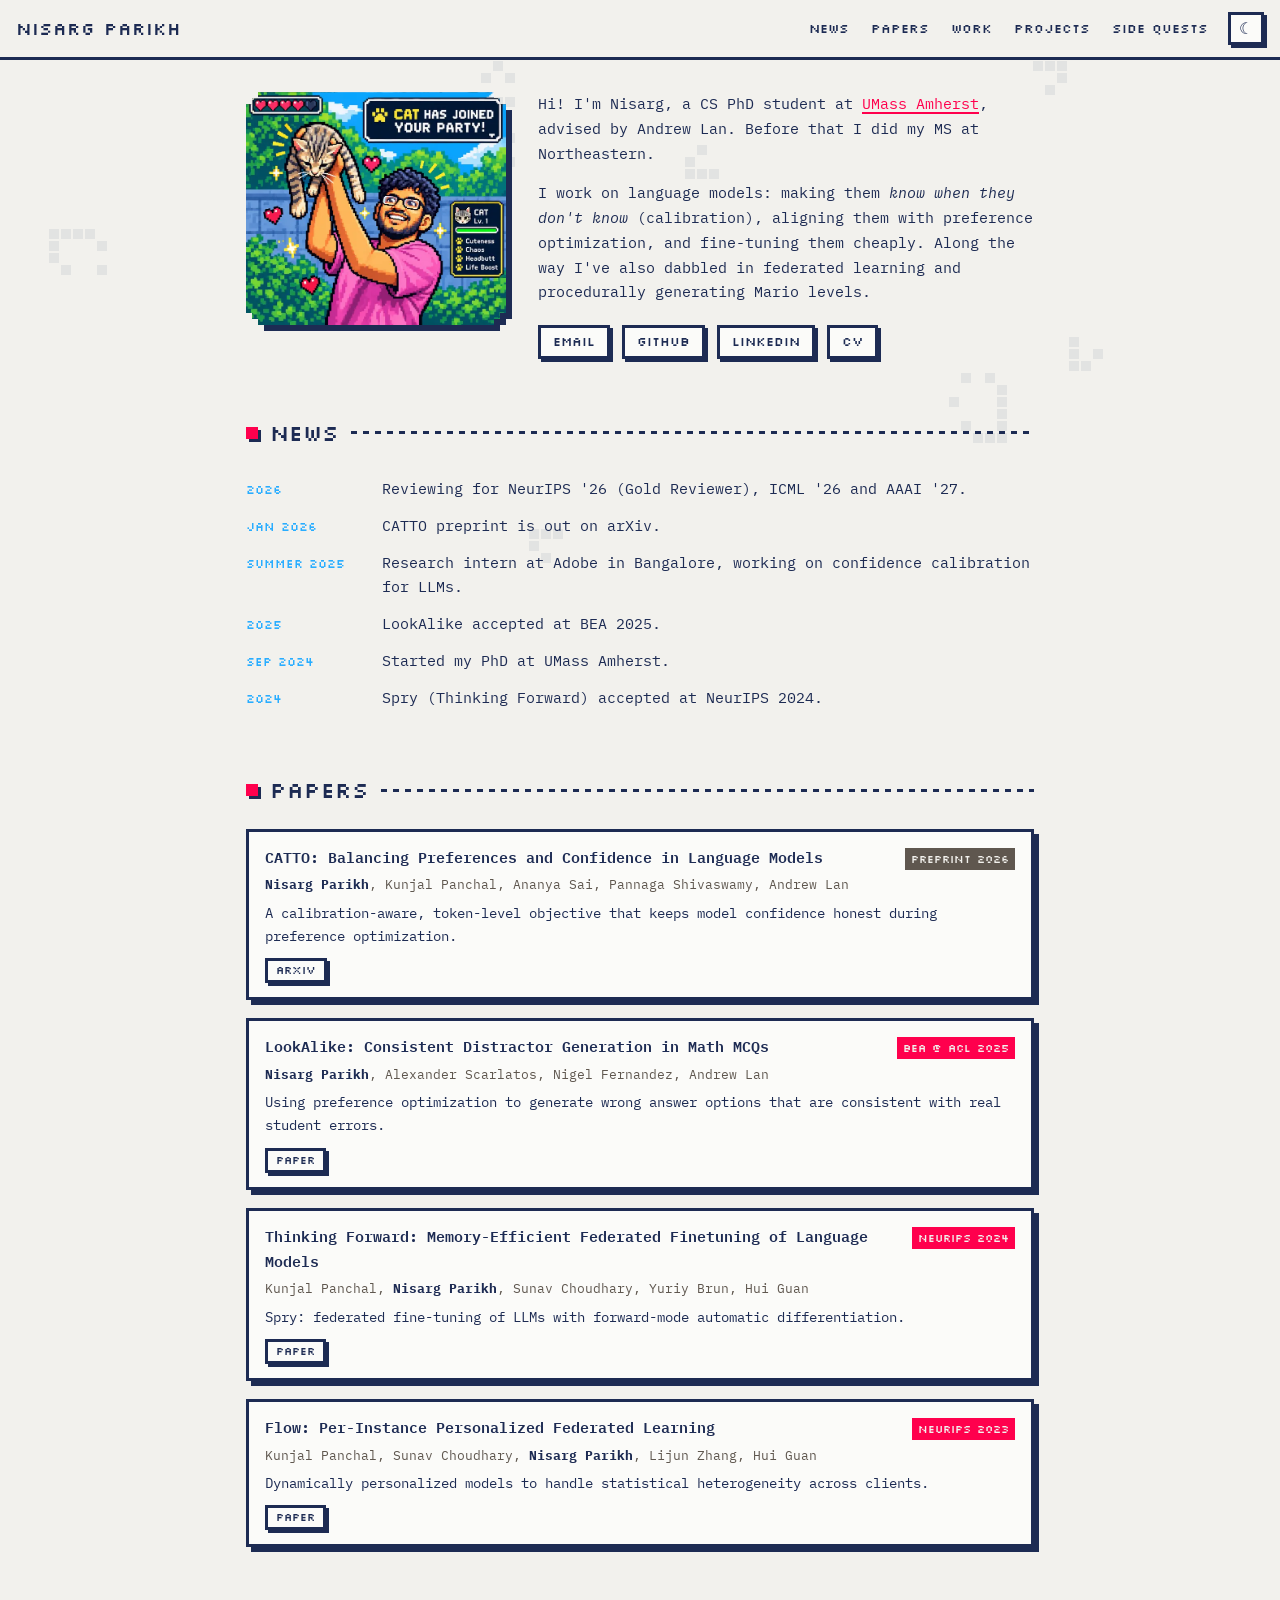
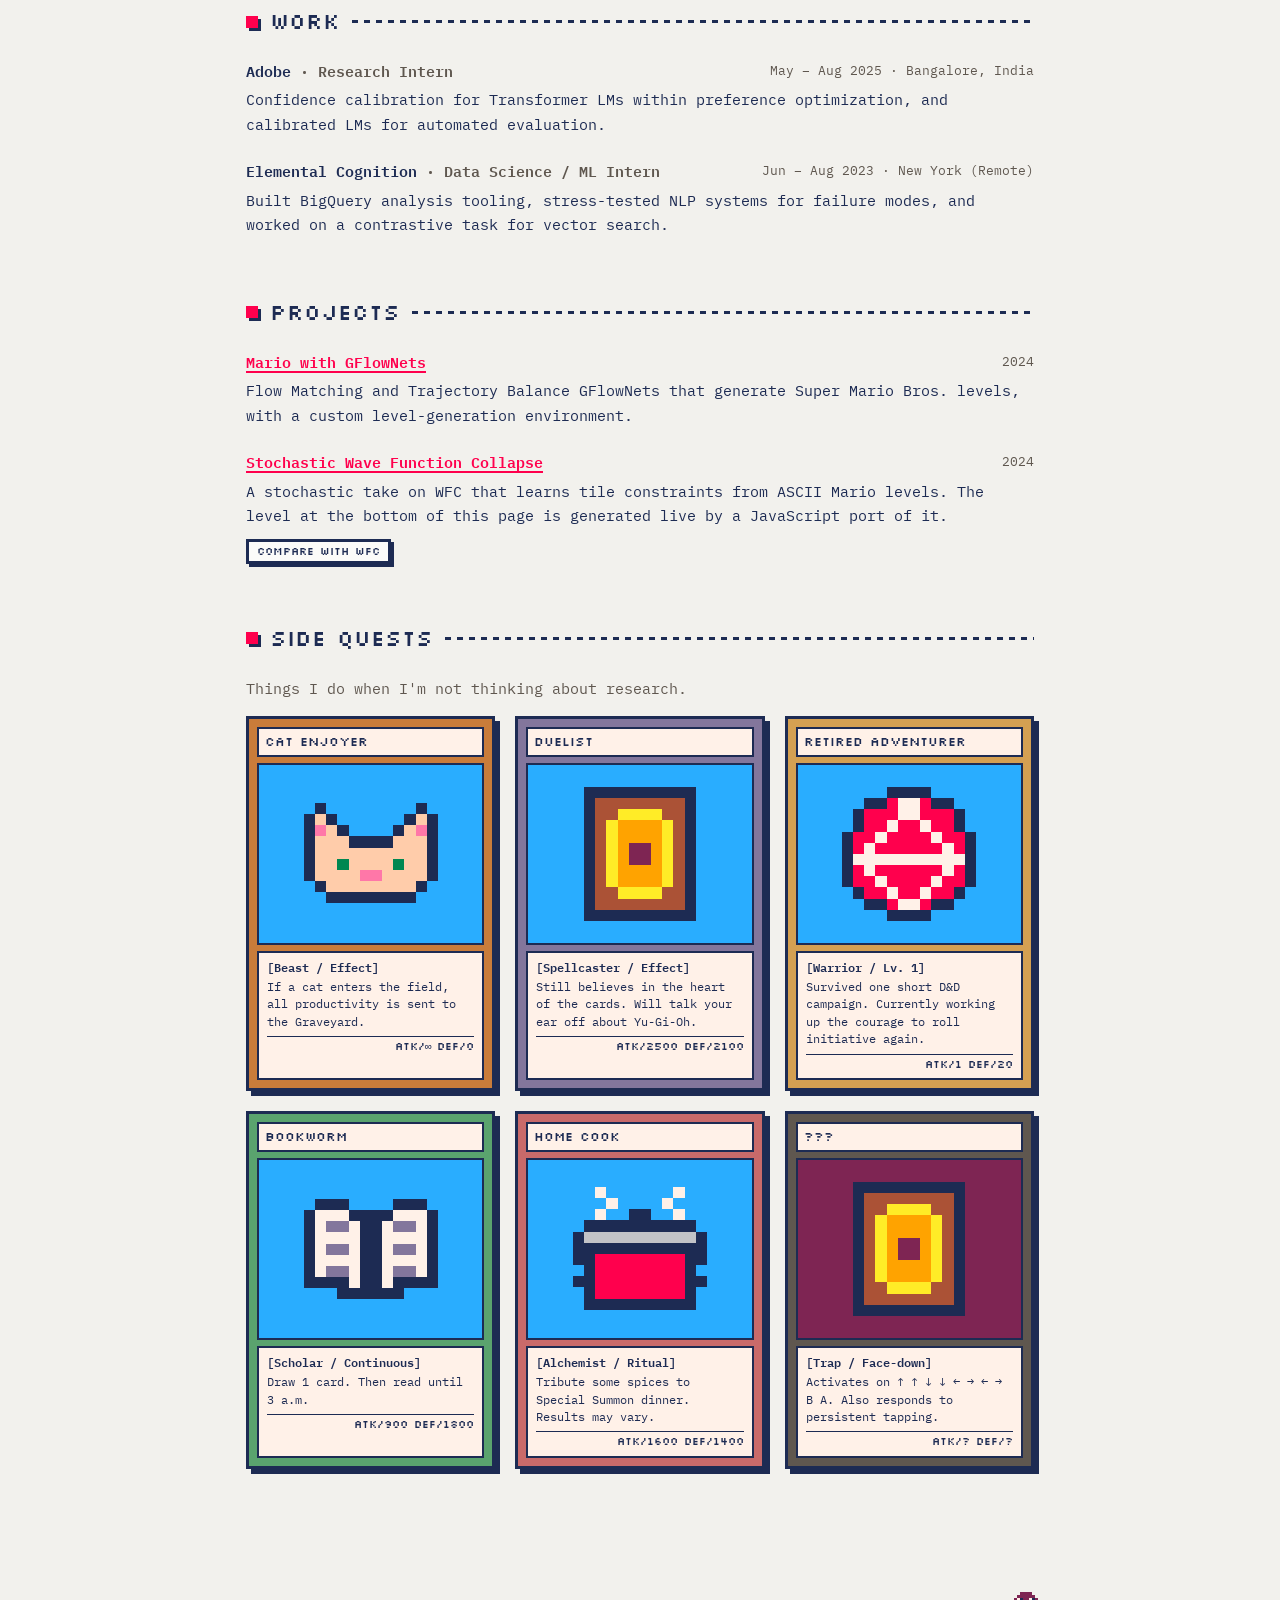
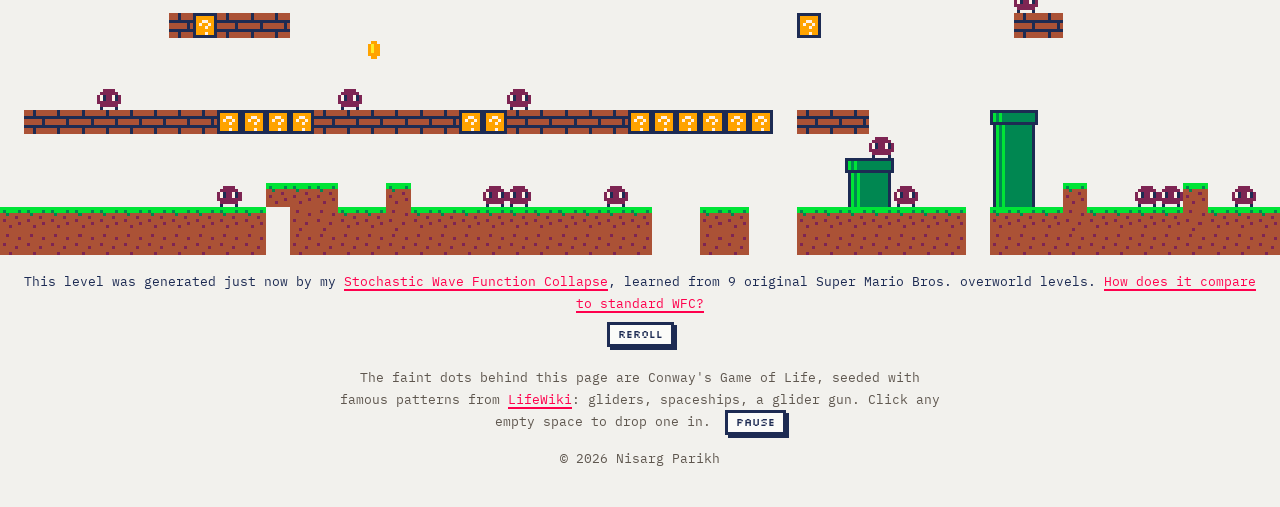
<file: index.html>
<!DOCTYPE html>
<html lang="en">
<head>
  <meta charset="utf-8">
  <meta name="viewport" content="width=device-width, initial-scale=1">
  <title>Nisarg Parikh</title>
  <meta name="description" content="Nisarg Parikh, CS PhD student at UMass Amherst working on language models.">
  <link rel="icon" href="data:image/svg+xml,<svg xmlns='http://www.w3.org/2000/svg' viewBox='0 0 8 8' shape-rendering='crispEdges'><rect width='8' height='8' fill='%23ff004d'/><rect x='1' y='1' width='6' height='6' fill='%23fff1e8'/><rect x='2' y='2' width='1' height='4' fill='%231d2b53'/><rect x='5' y='2' width='1' height='4' fill='%231d2b53'/><rect x='3' y='3' width='1' height='1' fill='%231d2b53'/><rect x='4' y='4' width='1' height='1' fill='%231d2b53'/></svg>">
  <link rel="preconnect" href="https://fonts.googleapis.com">
  <link rel="preconnect" href="https://fonts.gstatic.com" crossorigin>
  <link href="https://fonts.googleapis.com/css2?family=Silkscreen&family=IBM+Plex+Mono:ital,wght@0,400;0,600;1,400&display=swap" rel="stylesheet">
  <link rel="stylesheet" href="style.css?v=3">
  <script>
    // Apply saved theme before paint to avoid a flash.
    try { const t = localStorage.getItem("theme"); if (t) document.documentElement.dataset.theme = t; } catch (e) {}
  </script>
</head>
<body>
  <header class="topbar">
    <a class="logo" data-egg href="#top">Nisarg Parikh</a>
    <nav>
      <a href="#news">News</a>
      <a href="#papers">Papers</a>
      <a href="#work">Work</a>
      <a href="#projects">Projects</a>
      <a href="#quests">Side Quests</a>
    </nav>
    <button id="theme-toggle" class="icon-btn" aria-label="Toggle dark mode"></button>
  </header>

  <main id="top">
    <section id="about" class="about">
      <div class="photo-wrap">
        <figure class="photo" id="photo" title="Hover or tap to see the real thing"></figure>
      </div>
      <div class="about-text">
        <div id="about-paras"></div>
        <div id="links" class="links"></div>
      </div>
    </section>

    <section id="news">
      <h2>News</h2>
      <ul id="news-list" class="news"></ul>
    </section>

    <section id="papers">
      <h2>Papers</h2>
      <ol id="pub-list" class="pubs"></ol>
    </section>

    <section id="work">
      <h2>Work</h2>
      <div id="exp-list" class="entries"></div>
    </section>

    <section id="projects">
      <h2>Projects</h2>
      <div id="proj-list" class="entries"></div>
    </section>

    <section id="quests">
      <h2>Side Quests</h2>
      <p class="muted">Things I do when I'm not thinking about research.</p>
      <div id="hobby-list" class="cards"></div>
    </section>
  </main>

  <footer>
    <canvas id="level" aria-label="A Mario-style level generated by Stochastic Wave Function Collapse"></canvas>
    <div class="footer-row">
      <span>This level was generated just now by my <a href="https://github.com/namelessCrusader/Stochastic-Wave-Function-Collapse/">Stochastic Wave Function Collapse</a>, learned from <span id="level-count">9</span> original Super Mario Bros. overworld levels. <a href="swfc.html">How does it compare to standard WFC?</a></span>
      <button id="reroll" class="btn small">Reroll</button>
    </div>
    <p class="muted small life-note">
      The faint dots behind this page are Conway's Game of Life, seeded with famous patterns
      from <a href="https://conwaylife.com/wiki/">LifeWiki</a>: gliders, spaceships, a glider gun.
      Click any empty space to drop one in.
      <button id="life-toggle" class="btn small">Pause</button>
    </p>
    <p class="muted small">© <span id="year"></span> Nisarg Parikh</p>
  </footer>

  <script src="theme.js?v=3"></script>
  <script src="data.js?v=3"></script>
  <script src="wfc.js?v=3"></script>
  <script src="swfc_model.js?v=3"></script>
  <script src="swfc.js?v=3"></script>
  <script src="main.js?v=3"></script>
  <script src="life.js?v=3"></script>
  <script src="easter-egg.js?v=3"></script>
</body>
</html>
</file>
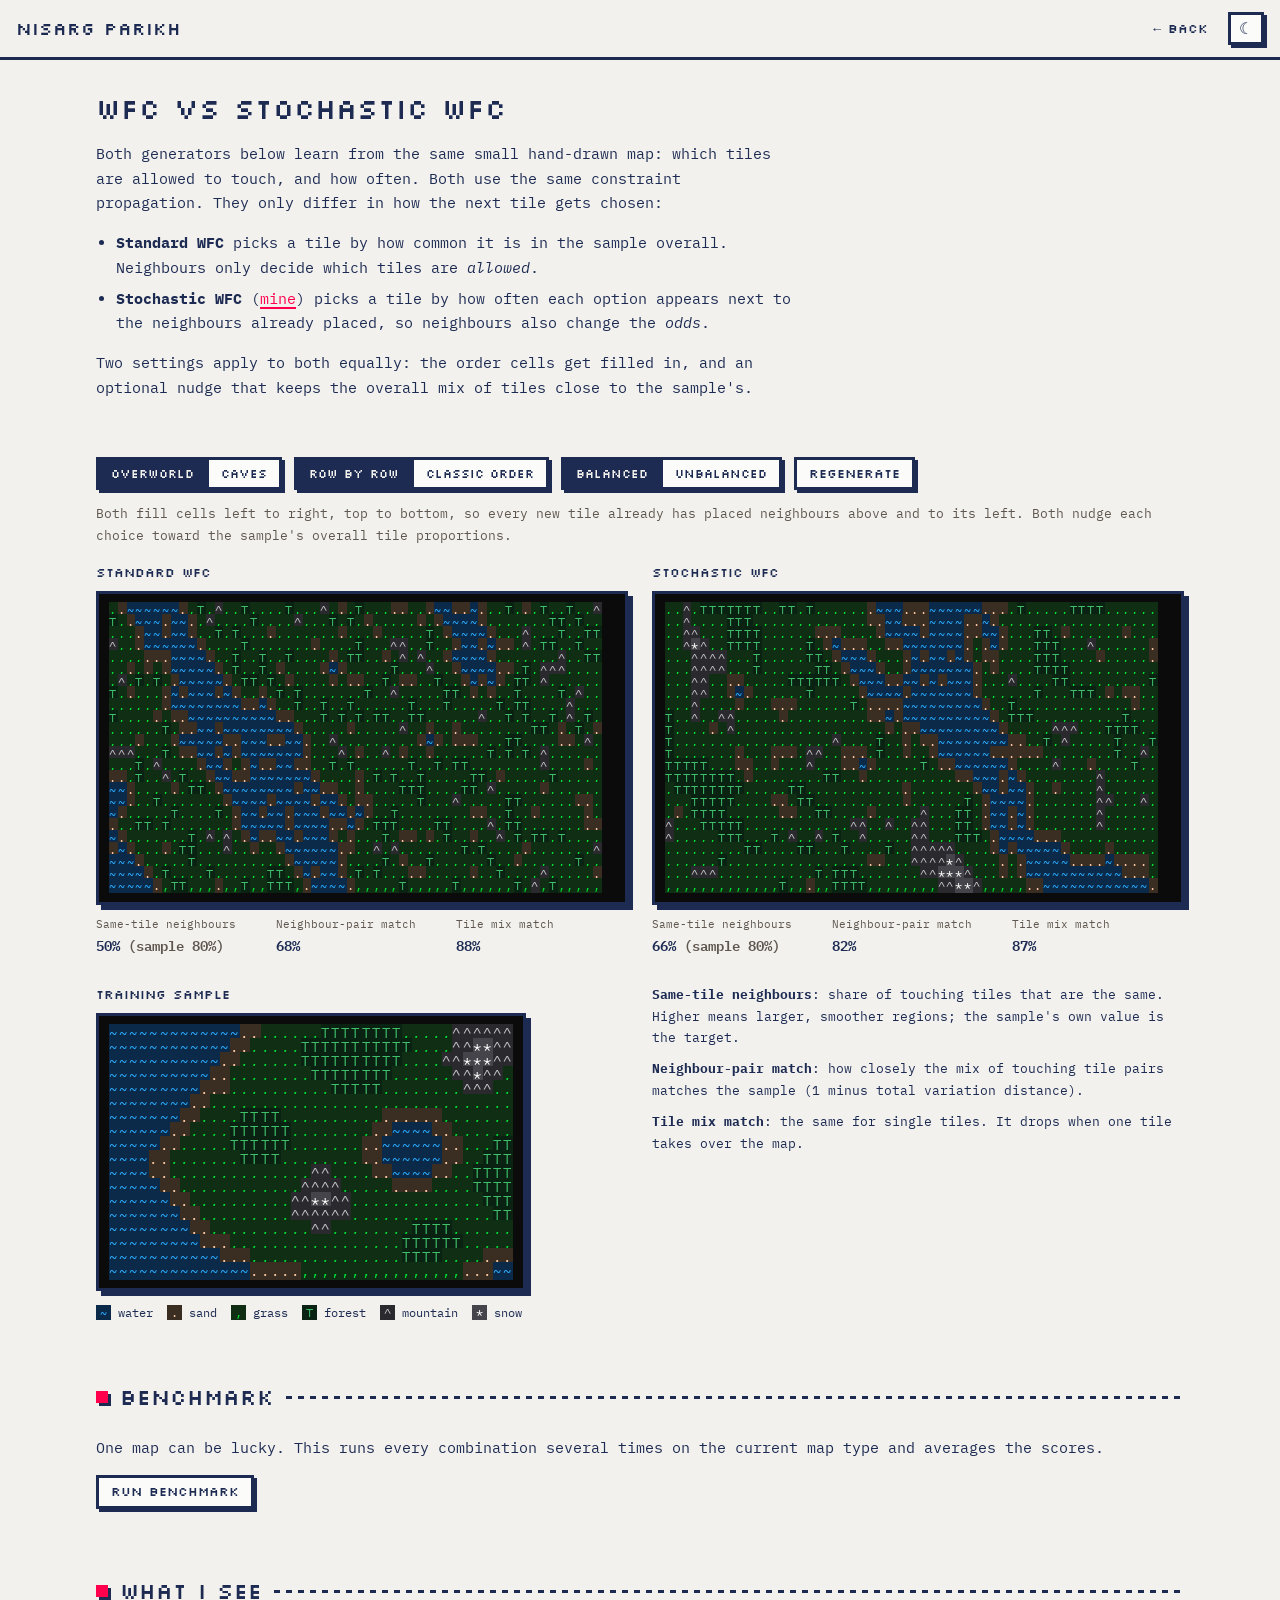
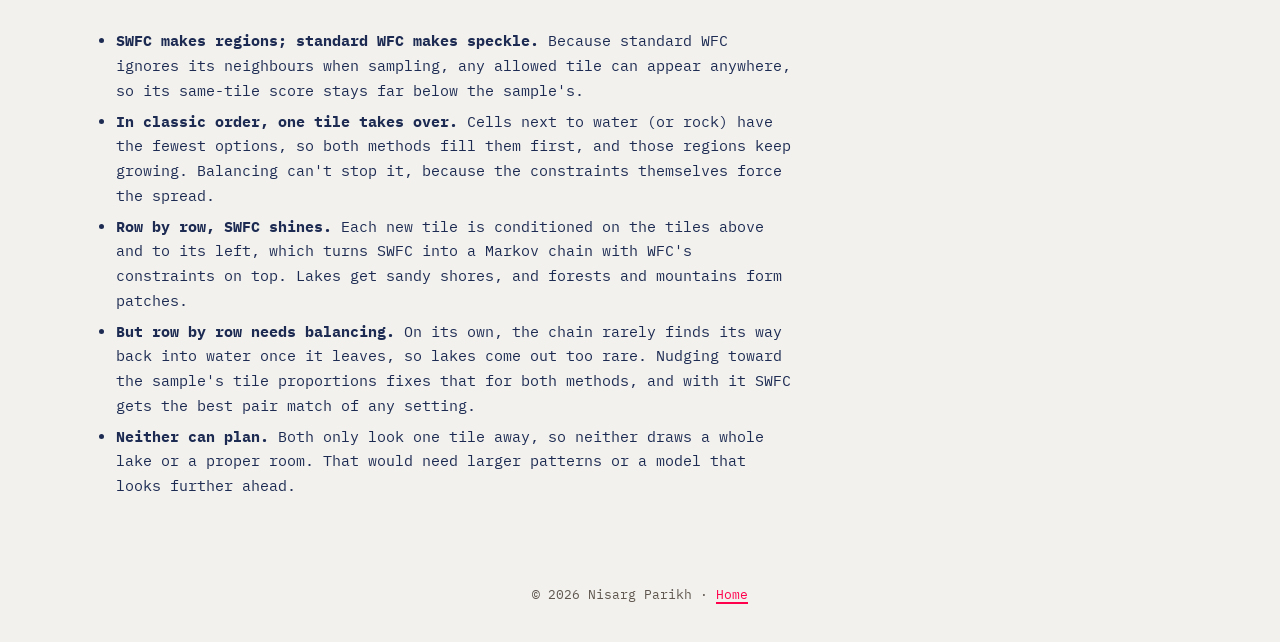
<file: swfc.html>
<!DOCTYPE html>
<html lang="en">
<head>
  <meta charset="utf-8">
  <meta name="viewport" content="width=device-width, initial-scale=1">
  <title>WFC vs Stochastic WFC</title>
  <meta name="description" content="Standard Wave Function Collapse and Stochastic WFC side by side on ASCII overworld and cave maps.">
  <link rel="icon" href="data:image/svg+xml,<svg xmlns='http://www.w3.org/2000/svg' viewBox='0 0 8 8' shape-rendering='crispEdges'><rect width='8' height='8' fill='%23ff004d'/><rect x='1' y='1' width='6' height='6' fill='%23fff1e8'/><rect x='2' y='2' width='1' height='4' fill='%231d2b53'/><rect x='5' y='2' width='1' height='4' fill='%231d2b53'/><rect x='3' y='3' width='1' height='1' fill='%231d2b53'/><rect x='4' y='4' width='1' height='1' fill='%231d2b53'/></svg>">
  <link rel="preconnect" href="https://fonts.googleapis.com">
  <link rel="preconnect" href="https://fonts.gstatic.com" crossorigin>
  <link href="https://fonts.googleapis.com/css2?family=Silkscreen&family=IBM+Plex+Mono:ital,wght@0,400;0,600;1,400&display=swap" rel="stylesheet">
  <link rel="stylesheet" href="style.css?v=3">
  <script>
    try { const t = localStorage.getItem("theme"); if (t) document.documentElement.dataset.theme = t; } catch (e) {}
  </script>
</head>
<body>
  <header class="topbar">
    <a class="logo" href="index.html">Nisarg Parikh</a>
    <nav>
      <a href="index.html#projects">← Back</a>
    </nav>
    <button id="theme-toggle" class="icon-btn" aria-label="Toggle dark mode"></button>
  </header>

  <main class="wide">
    <section>
      <h1 class="page-title">WFC vs Stochastic WFC</h1>
      <div class="prose">
        <p>
          Both generators below learn from the same small hand-drawn map: which tiles are
          allowed to touch, and how often. Both use the same constraint propagation. They only
          differ in how the next tile gets chosen:
        </p>
        <ul>
          <li><b>Standard WFC</b> picks a tile by how common it is in the sample overall.
            Neighbours only decide which tiles are <em>allowed</em>.</li>
          <li><b>Stochastic WFC</b> (<a href="https://github.com/namelessCrusader/Stochastic-Wave-Function-Collapse/">mine</a>)
            picks a tile by how often each option appears next to the neighbours already
            placed, so neighbours also change the <em>odds</em>.</li>
        </ul>
        <p>
          Two settings apply to both equally: the order cells get filled in, and an optional
          nudge that keeps the overall mix of tiles close to the sample's.
        </p>
      </div>
    </section>

    <section>
      <div class="controls">
        <div class="seg" id="env-tabs" role="group" aria-label="Map type"></div>
        <div class="seg" id="order-tabs" role="group" aria-label="Cell order"></div>
        <div class="seg" id="balance-tabs" role="group" aria-label="Tile balance"></div>
        <button id="regen" class="btn">Regenerate</button>
      </div>
      <p class="muted small" id="order-note"></p>

      <div class="lab-grid">
        <figure class="panel">
          <figcaption>Standard WFC</figcaption>
          <pre class="ascii" id="out-wfc"></pre>
          <dl class="metrics" id="m-wfc"></dl>
        </figure>
        <figure class="panel">
          <figcaption>Stochastic WFC</figcaption>
          <pre class="ascii" id="out-swfc"></pre>
          <dl class="metrics" id="m-swfc"></dl>
        </figure>
        <figure class="panel sample-panel">
          <figcaption>Training sample</figcaption>
          <pre class="ascii" id="sample"></pre>
          <ul class="legend" id="legend"></ul>
        </figure>
        <div class="prose small metric-notes">
          <p><b>Same-tile neighbours</b>: share of touching tiles that are the same. Higher means
            larger, smoother regions; the sample's own value is the target.</p>
          <p><b>Neighbour-pair match</b>: how closely the mix of touching tile pairs matches the
            sample (1 minus total variation distance).</p>
          <p><b>Tile mix match</b>: the same for single tiles. It drops when one tile takes over
            the map.</p>
        </div>
      </div>
    </section>

    <section>
      <h2>Benchmark</h2>
      <p class="prose">One map can be lucky. This runs every combination several times on the
        current map type and averages the scores.</p>
      <div class="controls">
        <button id="bench" class="btn">Run benchmark</button>
        <span id="bench-status" class="muted small"></span>
      </div>
      <div class="table-wrap">
        <table id="bench-table" hidden>
          <thead>
            <tr><th scope="col">Method</th><th scope="col">Same-tile</th><th scope="col">Pair match</th><th scope="col">Tile mix</th><th scope="col">Restarts</th></tr>
          </thead>
          <tbody></tbody>
        </table>
      </div>
    </section>

    <section>
      <h2>What I see</h2>
      <div class="prose">
        <ul>
          <li><b>SWFC makes regions; standard WFC makes speckle.</b> Because standard WFC ignores
            its neighbours when sampling, any allowed tile can appear anywhere, so its
            same-tile score stays far below the sample's.</li>
          <li><b>In classic order, one tile takes over.</b> Cells next to water (or rock) have
            the fewest options, so both methods fill them first, and those regions keep
            growing. Balancing can't stop it, because the constraints themselves force the
            spread.</li>
          <li><b>Row by row, SWFC shines.</b> Each new tile is conditioned on the tiles above
            and to its left, which turns SWFC into a Markov chain with WFC's constraints on
            top. Lakes get sandy shores, and forests and mountains form patches.</li>
          <li><b>But row by row needs balancing.</b> On its own, the chain rarely finds its
            way back into water once it leaves, so lakes come out too rare. Nudging toward
            the sample's tile proportions fixes that for both methods, and with it SWFC gets
            the best pair match of any setting.</li>
          <li><b>Neither can plan.</b> Both only look one tile away, so neither draws a whole
            lake or a proper room. That would need larger patterns or a model that looks
            further ahead.</li>
        </ul>
      </div>
    </section>
  </main>

  <footer>
    <p class="muted small">© <span id="year"></span> Nisarg Parikh · <a href="index.html">Home</a></p>
  </footer>

  <script>document.getElementById("year").textContent = new Date().getFullYear();</script>
  <script src="theme.js?v=3"></script>
  <script src="wfc.js?v=3"></script>
  <script src="lab.js?v=3"></script>
  <script src="easter-egg.js?v=3"></script>
</body>
</html>
</file>
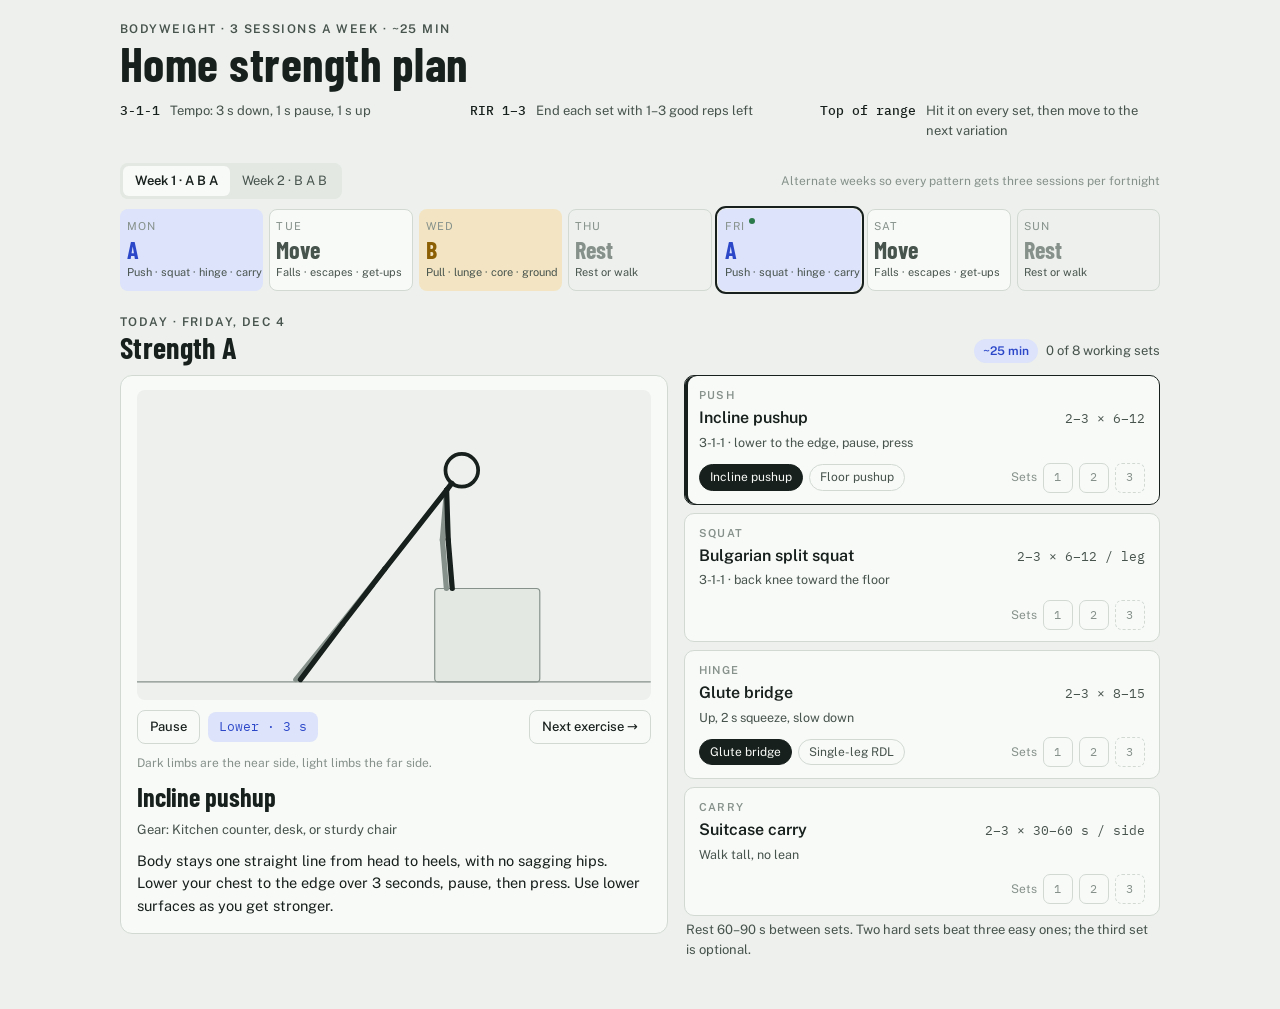
<file: train.html>
<!doctype html>
<html lang="en">
<head>
<meta charset="utf-8">
<meta name="viewport" content="width=device-width, initial-scale=1, viewport-fit=cover">
<title>Home Strength Plan</title>
<meta name="robots" content="noindex">
<script>
  // Follow the main site's light/dark choice, and let Escape close the easter-egg window.
  try { const t = localStorage.getItem("theme"); if (t) document.documentElement.dataset.theme = t; } catch (e) {}
  if (window.parent !== window) addEventListener("keydown", (e) => { if (e.key === "Escape") parent.postMessage("egg:close", "/"); });
</script>
<link rel="preconnect" href="https://fonts.googleapis.com">
<link rel="preconnect" href="https://fonts.gstatic.com" crossorigin>
<link rel="stylesheet" href="https://fonts.googleapis.com/css2?family=Barlow+Condensed:wght@600;700&family=Public+Sans:wght@400;500;600&family=IBM+Plex+Mono:wght@500&display=swap">
<style>
/* Layout: training card — week strip on top, then the day's session as a stage (animated figure) beside a checklist of exercises */
:root{
  --bg:#EDF0EC; --surface:#F8FAF7; --sunk:#E3E8E3; --ink:#18201D; --ink-2:#47534D; --ink-3:#86918B; --line:#D2D9D3;
  --a:#2C48C9; --a-soft:#DDE3FA; --b:#8C5F05; --b-soft:#F3E5C3; --done:#2B7A4B; --done-soft:#D8EEDF;
  --display:"Barlow Condensed","Arial Narrow",system-ui,sans-serif;
  --body:"Public Sans",system-ui,-apple-system,"Segoe UI",sans-serif;
  --mono:"IBM Plex Mono",ui-monospace,"SFMono-Regular",Menlo,monospace;
}
@media (prefers-color-scheme: dark){:root:not([data-theme="light"]){
  --bg:#111614; --surface:#191F1D; --sunk:#222a27; --ink:#E5EBE7; --ink-2:#A9B4AE; --ink-3:#6D7973; --line:#2B3430;
  --a:#93A6FF; --a-soft:#1F2955; --b:#E3B44E; --b-soft:#3A2D10; --done:#63C98F; --done-soft:#173726; color-scheme:dark}}
:root[data-theme="dark"]{
  --bg:#111614; --surface:#191F1D; --sunk:#222a27; --ink:#E5EBE7; --ink-2:#A9B4AE; --ink-3:#6D7973; --line:#2B3430;
  --a:#93A6FF; --a-soft:#1F2955; --b:#E3B44E; --b-soft:#3A2D10; --done:#63C98F; --done-soft:#173726; color-scheme:dark}
*{box-sizing:border-box}
body{background:var(--bg);color:var(--ink);font-family:var(--body);font-size:15px;line-height:1.55;padding:0 16px}
.wrap{max-width:1040px;margin:0 auto;padding-block:20px 48px;display:flex;flex-direction:column;gap:22px}
button{font:inherit;color:inherit;cursor:pointer}
button:focus-visible{outline:2px solid var(--a);outline-offset:2px}
h1,h2,h3{margin:0;font-family:var(--display);font-weight:700;letter-spacing:.01em;text-wrap:balance}
h1{font-size:clamp(34px,6vw,48px);line-height:1}
.eyebrow{font-size:12px;text-transform:uppercase;letter-spacing:.12em;color:var(--ink-2);font-weight:600}
.rules{display:grid;grid-template-columns:repeat(auto-fit,minmax(200px,1fr));gap:10px;margin-top:14px}
.rule{display:flex;gap:10px;align-items:baseline;font-size:13px;color:var(--ink-2)}
.rule b{font-family:var(--mono);font-weight:500;color:var(--ink);font-size:13px;white-space:nowrap}
.weekbar{display:flex;justify-content:space-between;align-items:center;gap:12px;flex-wrap:wrap;margin-bottom:10px}
.seg{display:inline-flex;background:var(--sunk);border-radius:8px;padding:3px}
.seg button{border:0;background:transparent;padding:5px 12px;border-radius:6px;font-size:13px;color:var(--ink-2)}
.seg button[aria-pressed="true"]{background:var(--surface);color:var(--ink);font-weight:600}
.hint{font-size:12px;color:var(--ink-3)}
.days{display:grid;grid-template-columns:repeat(7,minmax(0,1fr));gap:6px}
.day{border:1px solid var(--line);background:var(--surface);border-radius:8px;padding:8px 6px 9px;text-align:left;display:flex;flex-direction:column;gap:2px;min-width:0}
.day .dn{font-size:11px;text-transform:uppercase;letter-spacing:.1em;color:var(--ink-3);display:flex;justify-content:space-between;gap:4px}
.day .dl{font-family:var(--display);font-size:24px;font-weight:700;line-height:1.05}
.day .ds{font-size:11px;color:var(--ink-2);white-space:nowrap;overflow:hidden;text-overflow:ellipsis}
.day.A .dl{color:var(--a)} .day.B .dl{color:var(--b)} .day.S .dl{color:var(--ink-2)} .day.R .dl{color:var(--ink-3)}
.day.A{background:var(--a-soft);border-color:transparent} .day.B{background:var(--b-soft);border-color:transparent}
.day.R{background:transparent}
.day[aria-pressed="true"]{outline:2px solid var(--ink);outline-offset:1px}
.today-dot{width:6px;height:6px;border-radius:50%;background:var(--done);display:inline-block}
.panel-head{display:flex;justify-content:space-between;align-items:flex-end;gap:12px;flex-wrap:wrap;margin-bottom:12px}
.panel-head h2{font-size:30px;line-height:1.05}
.badge{font-size:12px;font-weight:600;padding:3px 9px;border-radius:999px;background:var(--sunk);color:var(--ink-2)}
.badge.A{background:var(--a-soft);color:var(--a)} .badge.B{background:var(--b-soft);color:var(--b)}
.grid{display:grid;grid-template-columns:1fr;gap:16px}
@media (min-width:820px){.grid{grid-template-columns:minmax(0,1.15fr) minmax(0,1fr);align-items:start}.stage{position:sticky;top:calc(env(safe-area-inset-top,0px) + 12px)}}
.stage{background:var(--surface);border:1px solid var(--line);border-radius:12px;padding:14px 16px 16px;display:flex;flex-direction:column;gap:10px;min-width:0}
.stage svg{width:100%;height:auto;display:block;background:var(--bg);border-radius:8px}
.ctl{display:flex;align-items:center;gap:8px;flex-wrap:wrap}
.btn{border:1px solid var(--line);background:var(--surface);border-radius:8px;padding:6px 12px;font-size:13px;font-weight:500;display:inline-flex;align-items:center;gap:6px}
.btn:hover{border-color:var(--ink-3)}
.phase{font-family:var(--mono);font-size:13px;padding:5px 11px;border-radius:8px;background:var(--a-soft);color:var(--a);min-width:0}
.stage[data-s="B"] .phase{background:var(--b-soft);color:var(--b)}
.stage[data-s="S"] .phase{background:var(--sunk);color:var(--ink-2)}
.sname{font-family:var(--display);font-size:26px;font-weight:700;line-height:1.05}
.gear{font-size:13px;color:var(--ink-2)}
.cue{font-size:14.5px;max-width:62ch;margin:0}
.legend{font-size:12px;color:var(--ink-3)}
ol.list{list-style:none;margin:0;padding:0;display:flex;flex-direction:column;gap:8px;min-width:0}
.ex{background:var(--surface);border:1px solid var(--line);border-radius:10px;min-width:0}
.ex.sel{border-color:var(--ink);box-shadow:inset 3px 0 0 var(--ink)}
.ex.sel{border-radius:10px}
.ex-main{width:100%;border:0;background:transparent;text-align:left;padding:11px 14px 6px;display:grid;grid-template-columns:minmax(0,1fr) auto;gap:2px 12px;align-items:baseline}
.pat{grid-column:1/-1;font-size:11px;text-transform:uppercase;letter-spacing:.12em;color:var(--ink-3);font-weight:600}
.ex-name{font-weight:600;font-size:16px}
.tgt{font-family:var(--mono);font-size:13px;color:var(--ink-2);text-align:right;white-space:nowrap}
.tempo{grid-column:1/-1;font-size:12.5px;color:var(--ink-2)}
.ex-foot{display:flex;justify-content:space-between;align-items:center;gap:10px;flex-wrap:wrap;padding:4px 14px 11px}
.chips{display:flex;gap:6px;flex-wrap:wrap}
.chip{border:1px solid var(--line);background:transparent;border-radius:999px;padding:3px 10px;font-size:12px;color:var(--ink-2)}
.chip[aria-pressed="true"]{background:var(--ink);border-color:var(--ink);color:var(--surface)}
.sets{display:flex;align-items:center;gap:6px;margin-left:auto}
.sets span{font-size:12px;color:var(--ink-3)}
.set{width:30px;height:30px;border-radius:7px;border:1.5px solid var(--line);background:transparent;font-family:var(--mono);font-size:12px;color:var(--ink-3);display:inline-flex;align-items:center;justify-content:center}
.set.opt{border-style:dashed}
.set[aria-pressed="true"]{background:var(--done-soft);border-color:var(--done);color:var(--done)}
.rest{background:var(--surface);border:1px solid var(--line);border-radius:12px;padding:20px;display:flex;flex-direction:column;gap:10px;max-width:62ch}
.rest p{margin:0;color:var(--ink-2)}
.note{font-size:13px;color:var(--ink-2);margin:4px 2px 0}
.progress-line{font-size:13px;color:var(--ink-2)}
.progress-line b{color:var(--done);font-weight:600}
@media (max-width:480px){.day .ds{display:none}.day .dl{font-size:21px}.panel-head h2{font-size:26px}}
</style>

<style>body{margin:0}[hidden]{display:none!important}</style>
</head>
<body>
<div class="wrap">
  <header>
    <div class="eyebrow">Bodyweight · 3 sessions a week · ~25 min</div>
    <h1>Home strength plan</h1>
    <div class="rules">
      <div class="rule"><b>3-1-1</b><span>Tempo: 3 s down, 1 s pause, 1 s up</span></div>
      <div class="rule"><b>RIR 1–3</b><span>End each set with 1–3 good reps left</span></div>
      <div class="rule"><b>Top of range</b><span>Hit it on every set, then move to the next variation</span></div>
    </div>
  </header>

  <section aria-label="Week schedule">
    <div class="weekbar">
      <div class="seg" role="group" aria-label="Which week">
        <button id="wk1" aria-pressed="true">Week 1 · A B A</button>
        <button id="wk2" aria-pressed="false">Week 2 · B A B</button>
      </div>
      <span class="hint">Alternate weeks so every pattern gets three sessions per fortnight</span>
    </div>
    <div class="days" id="days"></div>
  </section>

  <section aria-live="polite">
    <div class="panel-head">
      <div><div class="eyebrow" id="pdate">Today</div><h2 id="ptitle">Session</h2></div>
      <div style="display:flex;gap:8px;align-items:center;flex-wrap:wrap"><span class="badge" id="pbadge"></span><span class="progress-line" id="pprog"></span></div>
    </div>
    <div class="grid" id="dayGrid">
      <div class="stage" id="stage" data-s="A">
        <svg viewBox="130 10 440 265" role="img" aria-labelledby="svgt"><title id="svgt">Stick figure demonstrating the selected exercise</title>
          <g id="prop"></g>
          <line x1="130" y1="260" x2="570" y2="260" stroke="var(--ink-3)" stroke-width="1.2"/>
          <g stroke="var(--ink-3)" stroke-width="4.5" stroke-linecap="round" fill="none"><line id="ua2"/><line id="la2"/><line id="th2"/><line id="sh2"/></g>
          <g id="db2" fill="var(--ink-3)"><rect x="-10" y="-1.5" width="20" height="3"/><rect x="-12" y="-6" width="5" height="12" rx="1"/><rect x="7" y="-6" width="5" height="12" rx="1"/></g>
          <g stroke="var(--ink)" stroke-width="4.5" stroke-linecap="round" fill="none"><line id="tor"/><line id="nk"/><circle id="hd" r="14" stroke-width="3.2"/><line id="th1"/><line id="sh1"/><line id="ua1"/><line id="la1"/></g>
          <g id="db1" fill="var(--ink)"><rect x="-10" y="-1.5" width="20" height="3"/><rect x="-12" y="-6" width="5" height="12" rx="1"/><rect x="7" y="-6" width="5" height="12" rx="1"/></g>
        </svg>
        <div class="ctl">
          <button class="btn" id="pp" aria-label="Pause animation">Pause</button>
          <span class="phase" id="ph">Ready</span>
          <button class="btn" id="next" style="margin-left:auto">Next exercise →</button>
        </div>
        <div class="legend">Dark limbs are the near side, light limbs the far side.</div>
        <div class="sname" id="sname"></div>
        <div class="gear" id="sgear"></div>
        <p class="cue" id="scue"></p>
      </div>
      <div style="min-width:0">
        <ol class="list" id="list"></ol>
        <p class="note" id="pnote"></p>
      </div>
    </div>
    <div class="rest" id="restCard" hidden>
      <h3 style="font-size:24px">Rest day</h3>
      <p>Recovery is when the strength actually gets built. A 20–30 minute walk is a good idea, nothing more.</p>
      <p id="restNext"></p>
    </div>
  </section>
</div>

<script>
const K=['h','n','p','e1','w1','e2','w2','k1','f1','k2','f2'];
const Z=(...a)=>Object.fromEntries(K.map((k,i)=>[k,a[i]]));
const PS='stroke="var(--ink-3)"',PF='fill="var(--sunk)"';
const PR={
counter:`<rect x="385" y="180" width="90" height="80" rx="3" ${PF} ${PS}/>`,
door:`<rect x="448" y="30" width="12" height="230" ${PF} ${PS}/>`,
bar:`<line x1="270" y1="30" x2="270" y2="260" ${PS}/><line x1="410" y1="30" x2="410" y2="260" ${PS}/><line x1="270" y1="40" x2="410" y2="40" stroke="var(--ink-2)" stroke-width="5" stroke-linecap="round"/>`,
chair:`<line x1="217" y1="203" x2="217" y2="140" ${PS} stroke-width="2"/><line x1="221" y1="210" x2="221" y2="260" ${PS} stroke-width="2"/><line x1="270" y1="210" x2="270" y2="260" ${PS} stroke-width="2"/><rect x="215" y="203" width="60" height="7" rx="2" ${PF} ${PS}/>`};
const STD=Z([340,50],[340,72],[340,150],[342,115],[343,158],[337,115],[337,158],[345,205],[345,260],[335,205],[332,260]);
const FS=Z([332,50],[330,72],[325,150],[350,105],[360,70],[345,110],[352,78],[355,205],[370,260],[300,207],[285,260]);
const SH=(p,dx,ks)=>{const o={};K.forEach(k=>o[k]=ks.includes(k)?[p[k][0]+dx,p[k][1]]:p[k].slice());return o};
const UP=['h','n','p','e1','w1','e2','w2'];
const SD1=SH(SH(FS,30,['k1','f1']),12,UP),SD2=SH(FS,30,K);
const LIE=Z([210,246],[232,252],[310,255],[266,240],[296,222],[262,242],[292,226],[365,215],[395,258],[362,216],[391,259]);
const SHOUT=Z([172,246],[194,252],[272,254],[228,236],[262,222],[226,240],[258,228],[330,246],[384,256],[328,248],[380,258]);
const BRUP=Z([210,246],[232,252],[296,208],[266,240],[296,222],[262,242],[292,226],[359,214],[395,258],[356,215],[391,259]);
const KNEEL=Z([264,96],[272,118],[302,193],[248,144],[230,172],[254,146],[238,174],[292,252],[345,258],[296,252],[349,258]);
const SQ=Z([362,121],[355,142],[330,215],[395,150],[432,155],[392,154],[428,160],[378,200],[365,258],[374,202],[360,259]);
const ROLL=Z([236,218],[228,240],[300,252],[195,252],[158,258],[197,254],[160,260],[335,205],[380,190],[330,207],[375,193]);
const DB0=Z([218,246],[240,252],[318,255],[240,210],[240,168],[245,210],[245,168],[318,200],[373,200],[322,202],[377,202]);
const EX={
incline:{n:"Incline pushup",g:"Kitchen counter, desk, or sturdy chair",pr:'counter',t:"2–3 × 6–12",tp:"3-1-1 · lower to the edge, pause, press",c:"Body stays one straight line from head to heels, with no sagging hips. Lower your chest to the edge over 3 seconds, pause, then press. Use lower surfaces as you get stronger.",
 s:[[Z([408,78],[395,95],[342,163],[397,138],[400,180],[392,138],[395,180],[306,210],[270,258],[304,211],[266,258]),1,.5,"Press up","Top"],[Z([421,125],[405,140],[348,190],[368,150],[400,180],[364,152],[395,180],[309,224],[270,258],[307,225],[266,258]),3,1,"Lower · 3 s","Pause · 1 s"]]},
floor:{n:"Floor pushup",g:"Nothing",pr:'',t:"2–3 × 6–12",tp:"3-1-1 · chest nearly to the floor",c:"Hands slightly wider than shoulders, elbows angled back about 45° instead of flared out. Chest nearly touches the floor. If your hips sag or pike, go back to the incline version.",
 s:[[Z([410,166],[390,175],[310,210],[390,218],[390,260],[384,218],[384,260],[255,234],[200,258],[255,236],[200,259]),1.2,.5,"Press up","Top"],[Z([407,232],[385,235],[307,245],[352,226],[390,260],[346,228],[384,260],[253,252],[200,258],[253,253],[200,259]),3,1,"Lower · 3 s","Pause · 1 s"]]},
door:{n:"Door frame row",g:"A sturdy door frame, or a towel looped around both knobs of a closed door",pr:'door',t:"2–3 × 6–12",tp:"1-1-3 · pull, squeeze, lower slowly",c:"Feet close to the base of the frame, body straight, lean back on straight arms. Pull your chest to your hands by driving the elbows back, then lower slowly. Feet closer to the frame makes it harder. Test your grip with a small lean first.",
 s:[[Z([355,90],[365,110],[396,172],[406,112],[448,115],[404,118],[448,122],[418,215],[440,258],[414,216],[434,258]),3,.5,"Lower · 3 s","Arms straight"],[Z([412,78],[415,100],[425,192],[405,140],[448,115],[400,142],[448,122],[432,225],[440,258],[428,226],[434,258]),1.2,1,"Pull","Squeeze · 1 s"]]},
negative:{n:"Pull-up negative",g:"Doorway pull-up bar",pr:'bar',t:"2–3 × 3–5",tp:"Jump up, lower over 4–5 s",c:"Jump or step up so your chin is over the bar, then lower yourself as slowly as you can. Reset and repeat. End the session with one long dead hang for grip.",
 s:[[Z([340,26],[340,52],[340,128],[365,72],[355,40],[315,72],[325,40],[335,172],[310,200],[332,174],[306,202]),.8,.8,"Jump to top","Chin over bar"],[Z([340,98],[340,120],[340,195],[352,80],[355,40],[328,80],[325,40],[335,240],[300,248],[332,241],[297,250]),4.5,.6,"Lower · 4–5 s","Dead hang"]]},
bss:{n:"Bulgarian split squat",g:"A chair behind you · 5 lb dumbbells optional",pr:'chair',db:[1,2],t:"2–3 × 6–12 / leg",tp:"3-1-1 · back knee toward the floor",c:"Top of your back foot rests on the seat and most of your weight is on the front leg. Drop straight down until the back knee nearly touches the floor. Finish one side, then switch. Hold a wall for balance at first.",
 s:[[Z([337,50],[335,72],[330,150],[336,115],[338,155],[330,115],[331,155],[360,205],[380,258],[300,198],[255,203]),1.2,.5,"Drive up","Top"],[Z([331,100],[328,122],[318,200],[332,165],[334,205],[325,165],[326,205],[372,210],[380,258],[292,248],[255,203]),3,1,"Lower · 3 s","Pause · 1 s"]]},
lunge:{n:"Reverse lunge",g:"5 lb dumbbells optional",pr:'',db:[1,2],t:"2–3 × 8–12 / leg",tp:"Step back, lower slowly, pause",c:"Step one foot back and lower until the back knee is just above the floor. Front shin stays roughly vertical. Push through the front heel to return, and alternate legs.",
 s:[[STD,1.2,.6,"Step back up","Stand tall"],[Z([323,105],[322,127],[320,205],[326,170],[328,208],[318,170],[320,208],[365,210],[345,260],[300,252],[250,256]),2.5,1,"Step back and lower","Pause · 1 s"]]},
bridge:{n:"Glute bridge",g:"Floor",pr:'',t:"2–3 × 8–15",tp:"Up, 2 s squeeze, slow down",c:"Feet flat, close to your butt. Push through your heels until there's a straight line from knees to shoulders, and squeeze for 2 seconds. Don't arch your lower back to get higher. Progress to one leg.",
 s:[[Z([210,246],[232,252],[310,255],[270,256],[305,258],[268,257],[302,259],[365,215],[395,258],[362,216],[391,259]),2.5,.5,"Lower slowly","Down"],[Z([210,246],[232,252],[300,205],[270,256],[305,258],[268,257],[302,259],[365,200],[395,258],[362,201],[391,259]),1,2,"Drive hips up","Squeeze · 2 s"]]},
rdl:{n:"Single-leg RDL",g:"5 lb dumbbells as counterweight",pr:'',db:[1,2],t:"2–3 × 6–10 / leg",tp:"3-1-1 · hinge, pause, stand",c:"Stand on one leg with a soft knee. Push your hips back and tip forward like a seesaw while the free leg extends behind you. Keep your back flat and stop at a strong hamstring stretch. Touch a wall lightly if balance is the limit.",
 s:[[STD,1.5,.6,"Stand back up","Top"],[Z([420,135],[398,138],[320,150],[400,180],[402,220],[396,180],[397,220],[332,205],[338,260],[265,155],[212,160]),3,1,"Hinge down · 3 s","Pause · 1 s"]]},
deadbug:{n:"Dead bug",g:"Floor",pr:'',t:"2–3 × 6–8 / side",tp:"Slow reach, 1 s hold, return",c:"Arms up and knees over hips at 90°. Press your lower back into the floor and keep it there. Slowly extend the opposite arm and leg, return, and switch sides. If your back lifts, shorten the reach.",
 s:[[DB0,1.5,.5,"Return","Reset"],[Z([218,246],[240,252],[318,255],[200,235],[165,248],[245,210],[245,168],[318,200],[373,200],[372,240],[425,250]),2.5,1,"Extend arm and leg","Hold"],[DB0,1.5,.5,"Return","Reset"],[Z([218,246],[240,252],[318,255],[240,210],[240,168],[203,237],[168,250],[370,238],[423,248],[322,202],[377,202]),2.5,1,"Extend other side","Hold"]]},
carry:{n:"Suitcase carry",g:"A heavy backpack or grocery bags (5 lb is too light here)",pr:'',db:[1],t:"2–3 × 30–60 s / side",tp:"Walk tall, no lean",c:"Hold the weight in one hand and walk tall without leaning toward it or away from it. Switch hands each round. Resisting the lean is the core work, and the grip work comes free.",
 s:[[Z([340,50],[340,72],[340,150],[341,115],[342,158],[330,112],[324,150],[355,203],[370,258],[330,205],[312,258]),.5,0,"Walk tall","Walk tall"],[Z([340,50],[340,72],[340,150],[341,115],[342,158],[350,112],[356,150],[330,205],[312,258],[355,203],[370,258]),.5,0,"Walk tall","Walk tall"]]},
standup:{n:"Technical stand-up",g:"Floor, ideally a rug or mat",pr:'',t:"2 × 4 / side",tp:"Controlled, then smooth",c:"From sitting, post one hand behind you, plant the opposite foot, and keep the free hand guarding your face. Lift your hips, sweep the straight leg back under you, and stand into a stance without turning your back. Practice both sides.",
 s:[[Z([318,156],[315,178],[300,252],[340,192],[336,160],[285,215],[262,258],[345,212],[372,258],[350,248],[400,256]),1,1,"Back to sitting","Sit, hand posted"],[Z([262,160],[275,180],[340,215],[305,205],[300,168],[266,220],[262,258],[385,205],[382,258],[310,250],[260,255]),1,.6,"Lift hips","Sweep leg under"],[FS,1,1.2,"Stand","Guard up"]]},
sprawl:{n:"Sprawl",g:"Floor",pr:'',t:"2 × 6–8",tp:"Slow first, then sharp",c:"From your stance, drop your hands to the floor and shoot your legs straight back so your hips land heavy, head up. Snap back to stance right away. Build speed only once the shape is clean.",
 s:[[FS,.6,1,"Back to stance","Stance"],[Z([382,165],[360,175],[300,180],[362,216],[365,258],[356,216],[358,258],[330,225],[300,258],[326,227],[296,258]),.5,.1,"Hands down","Hands down"],[Z([375,183],[355,195],[283,240],[360,228],[365,258],[354,228],[358,258],[230,250],[175,256],[232,252],[178,258]),.4,.8,"Shoot legs back","Hips heavy"]]}
,
stepdrag:{n:"Step-drag footwork",g:"A clear stretch of floor",pr:'',t:"2 × 1 min",tp:"Never cross or bring the feet together",c:"The foot closest to where you're going moves first, then the other follows the same distance, so your stance never narrows. Forward: lead foot, then rear. Back: rear foot, then lead. Keep the guard up the whole time.",
 s:[[FS,.5,.5,"Lead foot follows back","Stance"],[SD1,.5,.3,"Lead foot steps forward","Step"],[SD2,.5,.6,"Rear foot follows","Stance"],[SD1,.5,.3,"Rear foot steps back","Step"]]},
shrimp:{n:"Shrimp (hip escape)",g:"Floor, ideally a rug or mat",pr:'',t:"2 × 6 / side",tp:"Push off the foot, hips away, re-plant",c:"Lie on your back with knees bent. Turn onto one side, plant the top foot, and push off it to slide your hips away, so you travel head-first along the floor while your forearms push out in front of you. Re-plant the foot and repeat across the room, then come back on the other side. It's the basic move for making space when someone is on top of you.",
 s:[[LIE,1,.4,"Bring the feet back in","Feet planted"],[SHOUT,.6,.6,"Push off, hips slide away","Arms out, legs long"]]},
bridgeroll:{n:"Bridge and roll",g:"Floor, ideally a rug or mat",pr:'',t:"2 × 5 / side",tp:"Bridge high, turn over the shoulder",c:"On your back with your feet planted close to your butt. Drive your hips up hard, turn your head and hips toward one shoulder, and roll over that shoulder onto your knees. Go slowly and roll over the shoulder, never the neck. It's the standard way to turn someone off you when they're sitting on top of you.",
 s:[[LIE,1,.5,"Back to the floor","Feet planted"],[BRUP,.6,.3,"Bridge hard","Hips high"],[KNEEL,.8,1,"Roll over the shoulder","On your knees"]]},
breakfall:{n:"Backward breakfall",g:"A bed, mat, or soft rug to start",pr:'',t:"2 × 5",tp:"Chin tucked, arms slap the floor",c:"Start in a low squat with arms forward. Roll back onto your rounded back with your chin tucked hard so your head never touches the floor, and slap the floor with both arms at about 45° to spread the impact. Rock back up and repeat. Practice only from a squat; falls from standing belong in a class.",
 s:[[SQ,.9,1,"Rock back up","Squat, arms forward"],[ROLL,.7,1,"Roll back, chin tucked","Slap the floor"]]}
};
const SESS={
A:{name:"Strength A",short:"Push · squat · hinge · carry",min:"~25 min",items:[{pat:"Push",v:['incline','floor']},{pat:"Squat",v:['bss']},{pat:"Hinge",v:['bridge','rdl']},{pat:"Carry",v:['carry']}],note:"Rest 60–90 s between sets. Two hard sets beat three easy ones; the third set is optional."},
B:{name:"Strength B",short:"Pull · lunge · core · ground",min:"~25 min",items:[{pat:"Pull",v:['door','negative']},{pat:"Lunge",v:['lunge']},{pat:"Core",v:['deadbug']},{pat:"Get-up",v:['standup']},{pat:"Sprawl",v:['sprawl']}],note:"Rest 60–90 s between sets. Pick the pull-up negative only once you have a bar."},
S:{name:"Movement practice",short:"Falls · escapes · get-ups",min:"~15 min",items:[{pat:"Footwork",v:['stepdrag']},{pat:"Falling",v:['breakfall']},{pat:"Hip escape",v:['shrimp']},{pat:"Bridge",v:['bridgeroll']},{pat:"Get-up",v:['standup']},{pat:"Sprawl",v:['sprawl']}],note:"Easy pace, nowhere near failure: slow and clean first, smoother later. Finish with 2–3 rounds of 2 minutes flowing between them: sprawl, get up, step away, sit down into a breakfall, shrimp, and stand back up. Skip this day freely when tired."},
R:{name:"Rest",short:"Rest or walk",items:[]}
};
const WEEKS=[['A','S','B','R','A','S','R'],['B','S','A','R','B','S','R']];
const DN=['Mon','Tue','Wed','Thu','Fri','Sat','Sun'];
const $=id=>document.getElementById(id);
const store={get(k,d){try{const v=localStorage.getItem('hsp:'+k);return v===null?d:JSON.parse(v)}catch(e){return d}},set(k,v){try{localStorage.setItem('hsp:'+k,JSON.stringify(v))}catch(e){}}};

const now=new Date();const todayIdx=(now.getDay()+6)%7;
function dateOf(i){const d=new Date(now);d.setDate(now.getDate()-todayIdx+i);return d}
const iso=d=>d.toISOString().slice(0,10);
let week=store.get('week',0),day=todayIdx,exIdx=0;
let vsel=store.get('vars',{});

function renderWeek(){
  $('wk1').setAttribute('aria-pressed',week===0);$('wk2').setAttribute('aria-pressed',week===1);
  $('days').innerHTML=WEEKS[week].map((s,i)=>{const S=SESS[s];const lbl=s==='S'?'Move':s==='R'?'Rest':s;
    return `<button class="day ${s}" aria-pressed="${i===day}" data-i="${i}" aria-label="${DN[i]}: ${S.name}"><span class="dn">${DN[i]}${i===todayIdx?'<span class="today-dot" title="Today"></span>':''}</span><span class="dl">${lbl}</span><span class="ds">${S.short}</span></button>`}).join('');
  [...$('days').children].forEach(b=>b.onclick=()=>{day=+b.dataset.i;exIdx=0;renderWeek();renderDay()});
}
function curVar(item){const v=vsel[item.pat];return item.v.includes(v)?v:item.v[0]}
function setKey(item){return 'sets:'+iso(dateOf(day))+':'+item.pat}
function renderDay(){
  const s=WEEKS[week][day],S=SESS[s];const d=dateOf(day);
  $('pdate').textContent=(day===todayIdx?'Today · ':'')+d.toLocaleDateString(undefined,{weekday:'long',month:'short',day:'numeric'});
  $('ptitle').textContent=S.name;
  const b=$('pbadge');b.className='badge '+s;b.textContent=S.min||'Recovery';b.hidden=!S.min;
  if(s==='R'){$('dayGrid').hidden=true;$('restCard').hidden=false;$('pprog').textContent='';
    let j=day+1;while(j<7&&WEEKS[week][j]==='R')j++;
    $('restNext').textContent=j<7?`Next up: ${SESS[WEEKS[week][j]].name} on ${DN[j]}.`:'Next week starts on Monday.';cur=null;return}
  $('dayGrid').hidden=false;$('restCard').hidden=true;
  $('stage').dataset.s=s;$('pnote').textContent=S.note;
  renderList();selectEx(Math.min(exIdx,S.items.length-1));
}
function renderList(){
  const S=SESS[WEEKS[week][day]];let total=0,done=0;
  $('list').innerHTML=S.items.map((it,i)=>{const e=EX[curVar(it)];const n=store.get(setKey(it),0);total+=2;done+=Math.min(n,2);
    const chips=it.v.length>1?`<div class="chips" role="group" aria-label="Variation">${it.v.map(v=>`<button class="chip" data-i="${i}" data-v="${v}" aria-pressed="${v===curVar(it)}">${EX[v].n}</button>`).join('')}</div>`:'<div></div>';
    const sets=[0,1,2].map(k=>`<button class="set${k===2?' opt':''}" data-i="${i}" data-k="${k}" aria-pressed="${k<n}" aria-label="Set ${k+1}${k===2?' (optional)':''}">${k<n?'✓':k+1}</button>`).join('');
    return `<li class="ex${i===exIdx?' sel':''}"><button class="ex-main" data-i="${i}"><span class="pat">${it.pat}</span><span class="ex-name">${e.n}</span><span class="tgt">${e.t}</span><span class="tempo">${e.tp}</span></button><div class="ex-foot">${chips}<div class="sets"><span>Sets</span>${sets}</div></div></li>`}).join('');
  $('pprog').innerHTML=done>=total?'<b>Session done</b>':`${done} of ${total} working sets`;
  $('list').querySelectorAll('.ex-main').forEach(b=>b.onclick=()=>selectEx(+b.dataset.i));
  $('list').querySelectorAll('.chip').forEach(b=>b.onclick=()=>{const it=S.items[+b.dataset.i];vsel[it.pat]=b.dataset.v;store.set('vars',vsel);renderList();selectEx(+b.dataset.i)});
  $('list').querySelectorAll('.set').forEach(b=>b.onclick=()=>{const it=S.items[+b.dataset.i];const k=+b.dataset.k;const n=store.get(setKey(it),0);store.set(setKey(it),n===k+1?k:k+1);renderList()});
}
let cur=null,t0=performance.now(),pt=0,lastLbl='';
const reduce=window.matchMedia&&matchMedia('(prefers-reduced-motion: reduce)').matches;
let play=!reduce;
function selectEx(i){
  const S=SESS[WEEKS[week][day]];exIdx=i;const it=S.items[i];cur=EX[curVar(it)];
  $('list').querySelectorAll('.ex').forEach((li,k)=>li.classList.toggle('sel',k===i));
  $('prop').innerHTML=PR[cur.pr]||'';$('sname').textContent=cur.n;$('sgear').textContent='Gear: '+cur.g;$('scue').textContent=cur.c;
  t0=performance.now();pt=reduce&&!play?cur.s[0][1]+0.01:0;lastLbl='';
  $('next').textContent=i<S.items.length-1?'Next exercise →':'Back to first ↺';
}
function L(id,a,b){const e=$(id);e.setAttribute('x1',a[0]);e.setAttribute('y1',a[1]);e.setAttribute('x2',b[0]);e.setAttribute('y2',b[1])}
function draw(P,x){L('ua1',P.n,P.e1);L('la1',P.e1,P.w1);L('ua2',P.n,P.e2);L('la2',P.e2,P.w2);L('th1',P.p,P.k1);L('sh1',P.k1,P.f1);L('th2',P.p,P.k2);L('sh2',P.k2,P.f2);L('tor',P.n,P.p);
  const dx=P.h[0]-P.n[0],dy=P.h[1]-P.n[1],d=Math.hypot(dx,dy)||1;L('nk',P.n,[P.h[0]-dx/d*14,P.h[1]-dy/d*14]);$('hd').setAttribute('cx',P.h[0]);$('hd').setAttribute('cy',P.h[1]);
  const db=x.db||[];$('db1').style.visibility=db.includes(1)?'visible':'hidden';$('db2').style.visibility=db.includes(2)?'visible':'hidden';
  $('db1').setAttribute('transform',`translate(${P.w1[0]},${P.w1[1]})`);$('db2').setAttribute('transform',`translate(${P.w2[0]},${P.w2[1]})`)}
const ease=u=>u<.5?2*u*u:1-Math.pow(-2*u+2,2)/2;
function lerp(a,b,u){const o={};K.forEach(k=>o[k]=[a[k][0]+(b[k][0]-a[k][0])*u,a[k][1]+(b[k][1]-a[k][1])*u]);return o}
function at(x,t){const s=x.s,T=s.reduce((a,k)=>a+k[1]+k[2],0);t=t%T;let acc=0;for(let i=0;i<s.length;i++){const pv=s[(i-1+s.length)%s.length][0],k=s[i];if(t<acc+k[1])return[lerp(pv,k[0],ease((t-acc)/k[1])),k[3]];acc+=k[1];if(t<acc+k[2])return[k[0],k[4]];acc+=k[2]}return[s[0][0],s[0][4]]}
function frame(ts){if(cur){const t=play?(ts-t0)/1000:pt;if(play)pt=t;const[P,l]=at(cur,t);draw(P,cur);const lab=play?l:'Paused · '+l;if(lab!==lastLbl){$('ph').textContent=lab;lastLbl=lab}}requestAnimationFrame(frame)}
function syncPP(){$('pp').textContent=play?'Pause':'Play';$('pp').setAttribute('aria-label',play?'Pause animation':'Play animation')}
$('pp').onclick=()=>{play=!play;if(play)t0=performance.now()-pt*1000;lastLbl='';syncPP()};
$('next').onclick=()=>{const S=SESS[WEEKS[week][day]];selectEx((exIdx+1)%S.items.length)};
$('wk1').onclick=()=>{week=0;store.set('week',0);renderWeek();renderDay()};
$('wk2').onclick=()=>{week=1;store.set('week',1);renderWeek();renderDay()};
syncPP();renderWeek();renderDay();requestAnimationFrame(frame);
</script>

</body>
</html>
</file>
<file: style.css>
/* Palette: PICO-8 (https://lospec.com/palette-list/pico-8) */
:root {
  --bg: #f2f1ed;
  --surface: #fbfbf9;
  --ink: #1d2b53;
  --muted: #5f574f;
  --line: #1d2b53;
  --accent: #ff004d;
  --accent-2: #29adff;
  --gold: #ffa300;
  --shadow: #1d2b53;
  --px: 3px; /* one "pixel" of UI chrome */
  --pixel-font: "Silkscreen", monospace;
  --body-font: "IBM Plex Mono", ui-monospace, monospace;
  color-scheme: light;
}

@media (prefers-color-scheme: dark) {
  :root:not([data-theme="light"]) {
    --bg: #000000;
    --surface: #141414;
    --ink: #fff1e8;
    --muted: #c2c3c7;
    --line: #fff1e8;
    --accent: #ff77a8;
    --accent-2: #29adff;
    --gold: #ffec27;
    --shadow: #5f574f;
    color-scheme: dark;
  }
}
:root[data-theme="dark"] {
  --bg: #000000;
  --surface: #141414;
  --ink: #fff1e8;
  --muted: #c2c3c7;
  --line: #fff1e8;
  --accent: #ff77a8;
  --accent-2: #29adff;
  --gold: #ffec27;
  --shadow: #5f574f;
  color-scheme: dark;
}

* { box-sizing: border-box; }

html { scroll-behavior: smooth; scroll-padding-top: 72px; }

body {
  margin: 0;
  background: var(--bg);
  color: var(--ink);
  font-family: var(--body-font);
  font-size: 15px;
  line-height: 1.65;
}

a { color: var(--accent); text-decoration-thickness: 2px; text-underline-offset: 3px; }
a:hover { background: var(--accent); color: var(--bg); text-decoration: none; }

.muted { color: var(--muted); }
.small { font-size: 13px; }

/* ---------- Game of Life background (life.js) ---------- */
#life {
  position: fixed;
  top: 0;
  left: 0;
  z-index: -1;
  pointer-events: none;
  opacity: 0.07;
}
:root[data-theme="dark"] #life { opacity: 0.1; }
@media (prefers-color-scheme: dark) { :root:not([data-theme="light"]) #life { opacity: 0.1; } }

/* ---------- Top bar ---------- */
.topbar {
  position: sticky;
  top: 0;
  z-index: 10;
  display: flex;
  align-items: center;
  gap: 16px;
  padding: 12px 16px;
  background: var(--bg);
  border-bottom: var(--px) solid var(--line);
}
.logo {
  font-family: var(--pixel-font);
  font-size: 18px;
  color: var(--ink);
  text-decoration: none;
  white-space: nowrap;
}
.logo:hover { background: none; color: var(--accent); }
.topbar nav { display: flex; gap: 14px; margin-left: auto; flex-wrap: wrap; }
.topbar nav a {
  font-family: var(--pixel-font);
  font-size: 13px;
  color: var(--ink);
  text-decoration: none;
  padding: 2px 4px;
}
.topbar nav a:hover { background: var(--ink); color: var(--bg); }

@media (max-width: 720px) {
  .topbar { flex-wrap: wrap; gap: 8px 12px; }
  .topbar nav { order: 3; width: 100%; margin-left: 0; gap: 4px 12px; }
  #theme-toggle { margin-left: auto; }
}

/* ---------- Buttons ---------- */
.btn, .icon-btn {
  font-family: var(--pixel-font);
  font-size: 13px;
  color: var(--ink);
  background: var(--surface);
  border: var(--px) solid var(--line);
  box-shadow: var(--px) var(--px) 0 var(--shadow);
  padding: 6px 12px;
  cursor: pointer;
  text-decoration: none;
  display: inline-block;
  line-height: 1.2;
  transition: transform 60ms steps(1), box-shadow 60ms steps(1);
}
.btn:hover, .icon-btn:hover { background: var(--gold); color: #1d2b53; }
.btn:active, .icon-btn:active {
  transform: translate(var(--px), var(--px));
  box-shadow: 0 0 0 var(--shadow);
}
.btn.small { font-size: 11px; padding: 3px 8px; }
.icon-btn { padding: 4px 8px; font-size: 16px; }

/* ---------- Layout ---------- */
main {
  max-width: 820px;
  margin: 0 auto;
  padding: 32px 16px 16px;
}

section { margin: 0 0 56px; }

h2 {
  font-family: var(--pixel-font);
  font-weight: 400;
  font-size: 22px;
  margin: 0 0 20px;
  display: flex;
  align-items: center;
  gap: 12px;
}
h2::before {
  content: "";
  width: 12px;
  height: 12px;
  background: var(--accent);
  box-shadow: 3px 3px 0 var(--shadow);
  flex: none;
}
h2::after {
  content: "";
  flex: 1;
  height: var(--px);
  background: repeating-linear-gradient(90deg, var(--line) 0 6px, transparent 6px 12px);
}

/* ---------- About ---------- */
.about {
  display: grid;
  grid-template-columns: 260px 1fr;
  gap: 32px;
  align-items: start;
}
.about-text p:first-child { margin-top: 0; }

.photo-wrap { filter: drop-shadow(6px 6px 0 var(--shadow)); }
.photo {
  --s: 6px; /* size of one corner step */
  position: relative;
  margin: 0;
  background: var(--surface);
  aspect-ratio: 538 / 482;
  overflow: hidden;
  cursor: pointer;
  clip-path: polygon(
    0 calc(var(--s) * 2), var(--s) calc(var(--s) * 2), var(--s) var(--s), calc(var(--s) * 2) var(--s), calc(var(--s) * 2) 0,
    calc(100% - var(--s) * 2) 0, calc(100% - var(--s) * 2) var(--s), calc(100% - var(--s)) var(--s), calc(100% - var(--s)) calc(var(--s) * 2), 100% calc(var(--s) * 2),
    100% calc(100% - var(--s) * 2), calc(100% - var(--s)) calc(100% - var(--s) * 2), calc(100% - var(--s)) calc(100% - var(--s)), calc(100% - var(--s) * 2) calc(100% - var(--s)), calc(100% - var(--s) * 2) 100%,
    calc(var(--s) * 2) 100%, calc(var(--s) * 2) calc(100% - var(--s)), var(--s) calc(100% - var(--s)), var(--s) calc(100% - var(--s) * 2), 0 calc(100% - var(--s) * 2)
  );
}
.photo > * {
  position: absolute;
  inset: 0;
  width: 100%;
  height: 100%;
  display: block;
  object-fit: cover;
}
.photo .pixel { image-rendering: pixelated; z-index: 1; transition: opacity 250ms steps(4); }
/* A supplied pixel-art image is drawn at high resolution, so scale it smoothly. */
.photo img.pixel { image-rendering: auto; }
.photo:hover .pixel, .photo.reveal .pixel { opacity: 0; }

.links { display: flex; flex-wrap: wrap; gap: 12px; margin-top: 20px; }

@media (max-width: 640px) {
  .about { grid-template-columns: 1fr; gap: 24px; }
  .photo-wrap { max-width: 320px; }
}

/* ---------- News ---------- */
.news { list-style: none; margin: 0; padding: 0; }
.news li {
  display: grid;
  grid-template-columns: 120px 1fr;
  gap: 16px;
  padding: 6px 0;
}
.news .date {
  font-family: var(--pixel-font);
  font-size: 12px;
  color: var(--accent-2);
  padding-top: 3px;
}
@media (max-width: 520px) {
  .news li { grid-template-columns: 1fr; gap: 0; }
}

/* ---------- Papers ---------- */
.pubs { list-style: none; margin: 0; padding: 0; display: grid; gap: 18px; }
.pub {
  background: var(--surface);
  border: var(--px) solid var(--line);
  box-shadow: 5px 5px 0 var(--shadow);
  padding: 14px 16px;
}
.pub-head { display: flex; gap: 12px; align-items: baseline; justify-content: space-between; }
.pub-title { font-weight: 600; margin: 0; }
.tag {
  font-family: var(--pixel-font);
  font-size: 11px;
  white-space: nowrap;
  background: var(--accent);
  color: var(--bg);
  padding: 2px 6px;
}
.tag.preprint { background: var(--muted); }
.authors { font-size: 13px; color: var(--muted); margin: 4px 0; }
.authors b { color: var(--ink); }
.pub-summary { font-size: 14px; margin: 6px 0 10px; }
.pub-links { display: flex; gap: 10px; }

/* ---------- Work / Projects ---------- */
.entries { display: grid; gap: 22px; }
.entry-head { display: flex; flex-wrap: wrap; justify-content: space-between; gap: 4px 16px; }
.entry-title { font-weight: 600; }
.entry-meta { font-size: 13px; color: var(--muted); }
.entry p { margin: 4px 0 0; }
.entry .demo { margin-top: 10px; }

/* ---------- Side quests (trading cards) ---------- */
.cards {
  display: grid;
  grid-template-columns: repeat(auto-fill, minmax(190px, 1fr));
  gap: 20px;
}
.card {
  background: #c97c3a;
  border: var(--px) solid #1d2b53;
  box-shadow: 5px 5px 0 var(--shadow);
  padding: 8px;
  color: #1d2b53;
  display: flex;
  flex-direction: column;
  gap: 6px;
  transition: transform 120ms steps(2);
}
.card:hover { transform: translateY(-6px) rotate(-1deg); }
.card:nth-child(2) { background: #83769c; }
.card:nth-child(3) { background: #d4a052; }
.card:nth-child(4) { background: #5aa36e; }
.card:nth-child(5) { background: #c96a6a; }
.card-name {
  font-family: var(--pixel-font);
  font-size: 13px;
  background: #fff1e8;
  border: 2px solid #1d2b53;
  padding: 2px 6px;
  display: flex;
  justify-content: space-between;
}
.card-art {
  background: #29adff;
  border: 2px solid #1d2b53;
  aspect-ratio: 1 / 0.8;
  display: grid;
  place-items: center;
}
.card-art svg { width: 60%; height: auto; }
.card-text {
  background: #fff1e8;
  border: 2px solid #1d2b53;
  padding: 6px 8px;
  font-size: 12px;
  line-height: 1.45;
  flex: 1;
}
.card-type { font-weight: 600; display: block; margin-bottom: 2px; }
.card-stats {
  font-family: var(--pixel-font);
  font-size: 11px;
  text-align: right;
  border-top: 1px solid #1d2b53;
  margin-top: 6px;
  padding-top: 2px;
}

/* ---------- Footer ---------- */
footer { max-width: 100%; padding: 0 0 24px; text-align: center; }
#level {
  display: block;
  width: 100%;
  image-rendering: pixelated;
  cursor: pointer;
}
.life-note { max-width: 640px; margin: 20px auto 0; padding: 0 16px; }
.life-note .btn { margin-left: 6px; }
.footer-row {
  display: flex;
  flex-wrap: wrap;
  gap: 8px 16px;
  justify-content: center;
  align-items: center;
  padding: 16px 16px 0;
  font-size: 13px;
}

/* ---------- Easter egg (easter-egg.js) ---------- */
[data-egg] { touch-action: manipulation; } /* no double-tap zoom while tapping */
.card.facedown { background: #5f574f; cursor: pointer; }
.card.facedown .card-art { background: #7e2553; }
html.egg-open { overflow: hidden; }
#egg-overlay {
  position: fixed;
  inset: 0;
  z-index: 100;
  display: flex;
  align-items: center;
  justify-content: center;
  padding: 16px;
  background: rgba(0, 0, 0, 0.6);
}
.egg-window {
  display: flex;
  flex-direction: column;
  width: min(1100px, 100%);
  height: min(920px, 100%);
  background: var(--surface);
  border: var(--px) solid var(--line);
  box-shadow: 8px 8px 0 var(--shadow);
}
.egg-bar {
  display: flex;
  align-items: center;
  justify-content: space-between;
  gap: 12px;
  padding: 6px 8px 6px 12px;
  background: var(--ink);
  color: var(--bg);
  font-family: var(--pixel-font);
  font-size: 13px;
}
.egg-close {
  font-family: var(--pixel-font);
  font-size: 11px;
  color: var(--ink);
  background: var(--bg);
  border: 0;
  padding: 3px 8px;
  cursor: pointer;
}
.egg-window iframe { flex: 1; width: 100%; border: 0; background: var(--bg); }
.egg-banner {
  position: fixed;
  left: 50%;
  top: 40%;
  z-index: 101;
  transform: translate(-50%, -50%);
  padding: 16px 28px;
  font-family: var(--pixel-font);
  font-size: 24px;
  text-align: center;
  white-space: nowrap;
  color: #ffec27;
  background: #1d2b53;
  border: var(--px) solid #ffec27;
  box-shadow: 6px 6px 0 #000;
  animation: egg-pop 1.3s steps(8) forwards;
}
.egg-banner small { display: block; margin-top: 6px; font-size: 13px; color: #fff1e8; }
@keyframes egg-pop {
  0% { opacity: 0; transform: translate(-50%, -50%) scale(0.6); }
  15% { opacity: 1; transform: translate(-50%, -50%) scale(1.08); }
  25%, 80% { opacity: 1; transform: translate(-50%, -50%) scale(1); }
  100% { opacity: 0; transform: translate(-50%, -50%) scale(1); }
}
@media (max-width: 520px) {
  #egg-overlay { padding: 8px; }
  .egg-banner { font-size: 18px; padding: 12px 18px; }
}

/* ---------- WFC vs SWFC page ---------- */
main.wide { max-width: 1120px; }
.page-title {
  font-family: var(--pixel-font);
  font-weight: 400;
  font-size: 28px;
  line-height: 1.2;
  margin: 0 0 16px;
}
.prose p, .prose li { max-width: 75ch; }
.prose ul { padding-left: 20px; }
.prose li { margin-bottom: 6px; }

.controls { display: flex; flex-wrap: wrap; gap: 12px; align-items: center; margin: 8px 0; }
.seg {
  display: inline-flex;
  border: var(--px) solid var(--line);
  box-shadow: var(--px) var(--px) 0 var(--shadow);
}
.seg button {
  font-family: var(--pixel-font);
  font-size: 12px;
  background: var(--surface);
  color: var(--ink);
  border: 0;
  padding: 6px 12px;
  cursor: pointer;
}
.seg button + button { border-left: var(--px) solid var(--line); }
.seg button[aria-pressed="true"] { background: var(--ink); color: var(--bg); }
.btn:disabled { opacity: 0.5; cursor: wait; }

.lab-grid {
  display: grid;
  grid-template-columns: 1fr 1fr;
  gap: 28px 24px;
  margin-top: 16px;
}
@media (max-width: 860px) { .lab-grid { grid-template-columns: 1fr; } }
.panel { margin: 0; min-width: 0; container-type: inline-size; }
.panel figcaption { font-family: var(--pixel-font); font-size: 13px; margin-bottom: 8px; }
pre.ascii {
  margin: 0;
  padding: 10px;
  background: #0b0b0b;
  color: #c2c3c7;
  border: var(--px) solid var(--line);
  box-shadow: 5px 5px 0 var(--shadow);
  font-family: var(--body-font);
  line-height: 1;
  letter-spacing: 0.15em;
  /* 56 columns of 0.75em each, minus padding and border */
  font-size: min(14px, calc((100cqw - 26px) / 42.3));
  white-space: pre;
  overflow: hidden;
}
.sample-panel pre.ascii { font-size: min(14px, calc((100cqw - 26px) / 31)); width: fit-content; max-width: 100%; }

.metrics {
  display: grid;
  grid-template-columns: repeat(3, 1fr);
  gap: 8px;
  margin: 12px 0 0;
}
.metrics dt { color: var(--muted); font-size: 11px; line-height: 1.3; }
.metrics dd { margin: 2px 0 0; font-weight: 600; font-size: 14px; }
.legend { list-style: none; padding: 0; display: flex; flex-wrap: wrap; gap: 6px 14px; font-size: 12px; margin: 12px 0 0; }
.legend code { padding: 0 4px; font-family: var(--body-font); }
.metric-notes p { margin: 0 0 10px; }

.table-wrap { overflow-x: auto; }
#bench-table { border-collapse: collapse; width: 100%; margin-top: 12px; font-size: 13px; }
#bench-table th, #bench-table td { padding: 6px 10px; border-bottom: 1px dashed var(--line); text-align: right; white-space: nowrap; }
#bench-table th[scope="row"], #bench-table thead th:first-child { text-align: left; }
#bench-table thead th { font-family: var(--pixel-font); font-weight: 400; font-size: 11px; }
#bench-table th[scope="row"] { font-weight: 600; }
#bench-table td.best { background: var(--gold); color: #1d2b53; font-weight: 600; }
#bench-table tr.ref { color: var(--muted); }
#bench-table tr.ref th { font-weight: 400; }

@media (prefers-reduced-motion: reduce) {
  * { transition: none !important; scroll-behavior: auto !important; }
}
</file>
